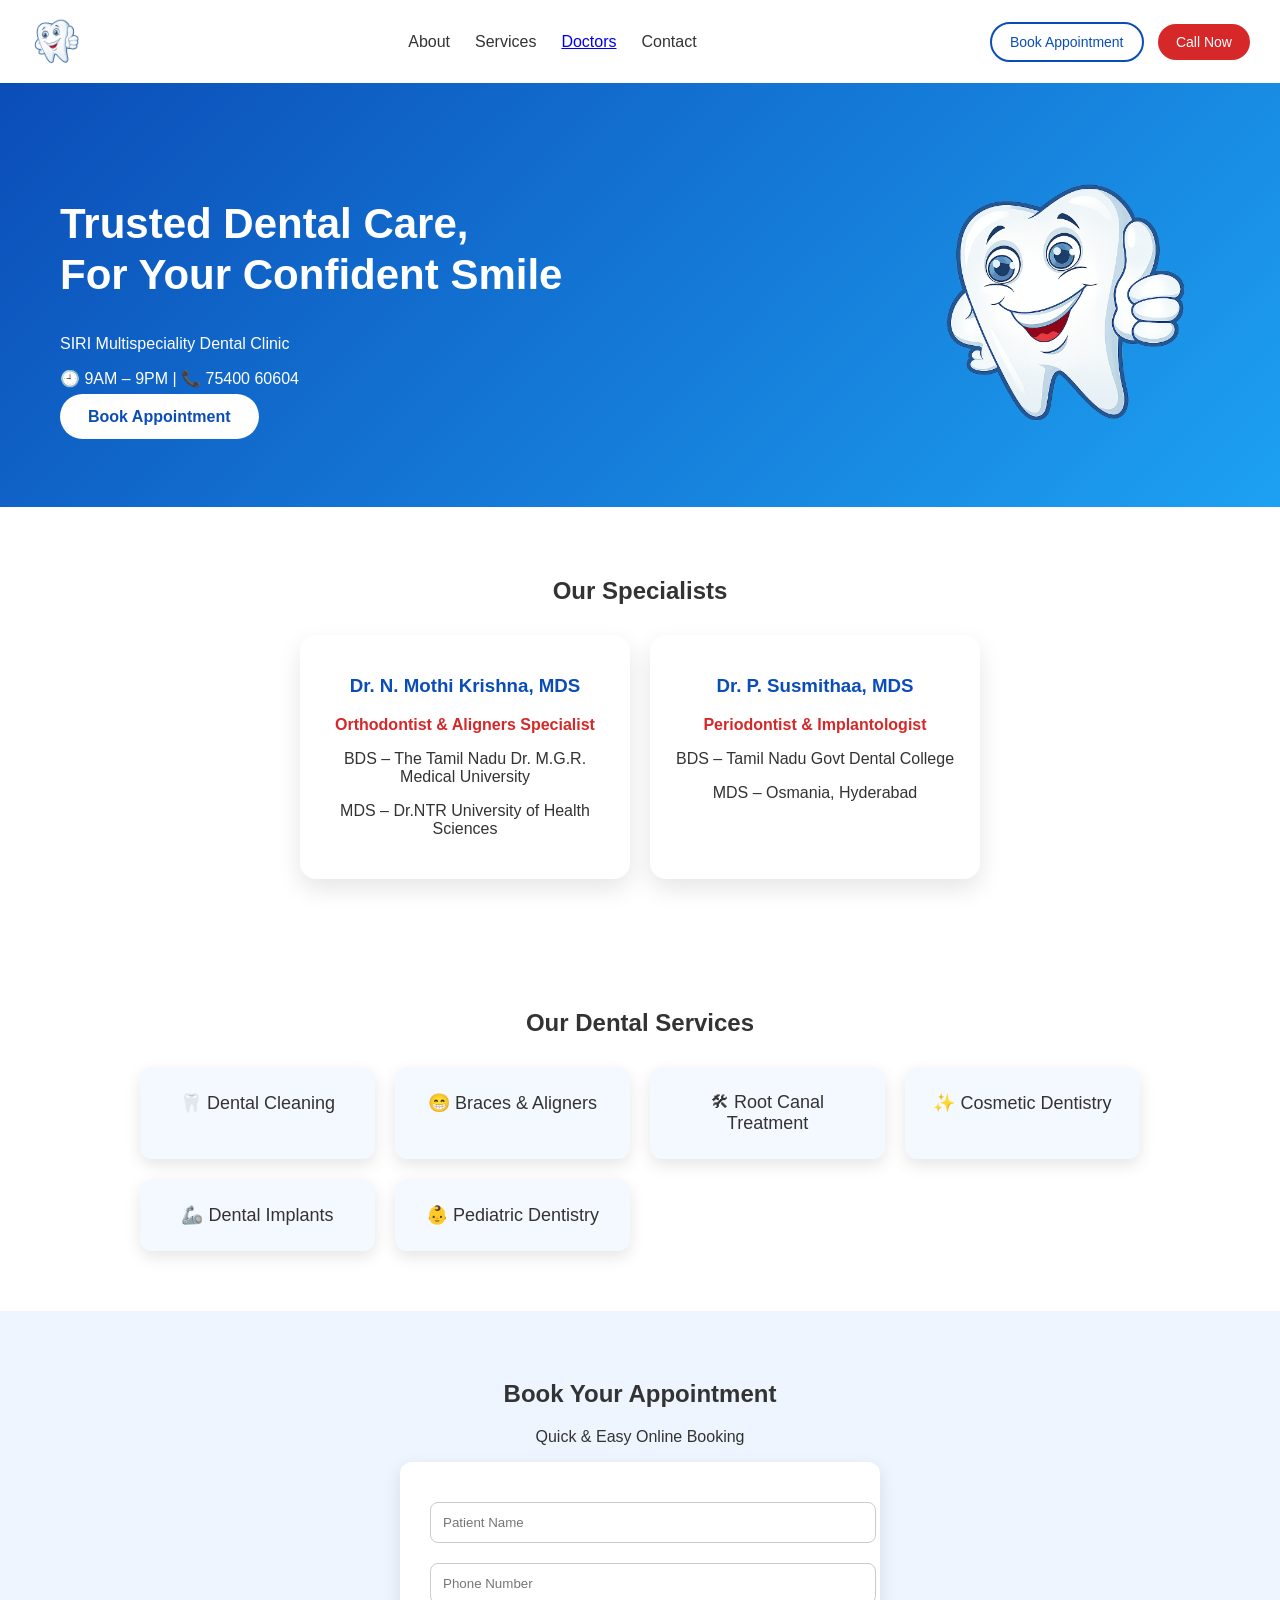
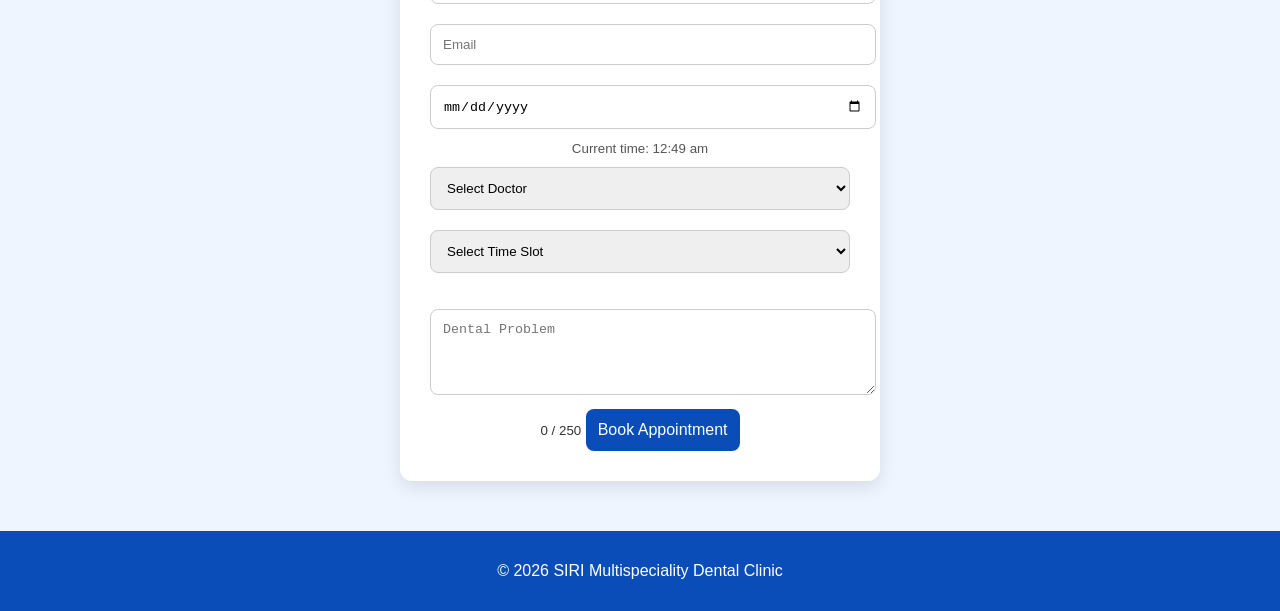
<file: index.html>
<!DOCTYPE html>
<html lang="en">
<head>
    <meta charset="UTF-8">
    <title>SIRI Multispeciality Dental Clinic</title>
    <link rel="stylesheet" href="/style.css">
</head>
<body>

    <nav class="navbar">
    <div class="nav-left">
        <img src="/assets/teeth_4.png" class="nav-logo">
    </div>

    <ul class="nav-menu">
        <li>About</li>
        <li>Services</li>
        <li><a href="/doctors.html">Doctors</a></li>

        <li>Contact</li>
    </ul>

    <div class="nav-actions">
        <a href="#booking" class="btn-outline">Book Appointment</a>
        <a href="tel:7540060604" class="btn-emergency">Call Now</a>
    </div>
</nav>


<section class="hero-banner">
    <div class="hero-text">
        <h1>Trusted Dental Care,<br>For Your Confident Smile</h1>
        <p>SIRI Multispeciality Dental Clinic</p>
        <p class="hero-sub">
            🕘 9AM – 9PM | 📞 75400 60604
        </p>
        <a href="#booking" class="hero-btn">Book Appointment</a>
    </div>

    <div class="hero-image">
        <img src="/assets/teeth_4.png">
    </div>
</section>



<section class="doctors">
    <h2>Our Specialists</h2>

    <div class="doctor-cards">
        <div class="doctor-card">
            <h3>Dr. N. Mothi Krishna, MDS</h3>
            <p class="speciality">Orthodontist & Aligners Specialist</p>
            <p>BDS – The Tamil Nadu Dr. M.G.R. Medical University</p>
            <p>MDS – Dr.NTR University of Health Sciences</p>
        </div>

        <div class="doctor-card">
            <h3>Dr. P. Susmithaa, MDS</h3>
            <p class="speciality">Periodontist & Implantologist</p>
            <p>BDS – Tamil Nadu Govt Dental College</p>
            <p>MDS – Osmania, Hyderabad</p>
        </div>
    </div>
</section>

<section class="services">
    <h2>Our Dental Services</h2>

    <div class="service-grid">
        <div class="service-card">🦷 Dental Cleaning</div>
        <div class="service-card">😁 Braces & Aligners</div>
        <div class="service-card">🛠 Root Canal Treatment</div>
        <div class="service-card">✨ Cosmetic Dentistry</div>
        <div class="service-card">🦾 Dental Implants</div>
        <div class="service-card">👶 Pediatric Dentistry</div>
    </div>
</section>



<section id="booking" class="booking">
    <h2>Book Your Appointment</h2>
    <p>Quick & Easy Online Booking</p>
    <form id="appointmentForm">
        <input type="text" id="name" placeholder="Patient Name" required>
        <!-- <input type="tel" id="phone" placeholder="Phone Number" required> -->

        <input type="tel" id="phone" placeholder="Phone Number" required pattern="[0-9]{10}" maxlength="10" inputmode="numeric" 
         title="Please enter a valid 10-digit mobile number">

        <input type="email" id="email" placeholder="Email" required>

        <input type="date" id="date" required>
        <small id="currentTime" style="color:#555;"></small>
        <select id="doctor" required>
        <option value="">Select Doctor</option>
        <option value="Dr. N. Mothi Krishna">Dr. N. Mothi Krishna</option>
        <option value="Dr. P. Susmithaa">Dr. P. Susmithaa</option>
        
        </select>

      <select id="timeSlot" required>
  <option value="">Select Time Slot</option>
</select>

<p id="slotMessage" style="color:red; margin-top:8px;"></p>


        <textarea id="problem" placeholder="Dental Problem" maxlength="250"
  rows="4"></textarea>
  <small id="charCount">0 / 250</small>


        <button type="submit" id="bookBtn">
  <span id="btnText">Book Appointment</span>
  <span id="btnLoader" style="display:none;">⏳ Booking...</span>
</button>

    </form>
    
</section>


<footer>
    <p>© 2026 SIRI Multispeciality Dental Clinic</p>
</footer>

<script src="/booking.js"></script>
<script>
const ALL_SLOTS = [
  "09:00 AM","09:30 AM","10:00 AM","10:30 AM",
  "11:00 AM","11:30 AM","12:00 PM","12:30 PM",
  "01:00 PM","01:30 PM","02:00 PM","02:30 PM",
  "03:00 PM","03:30 PM","04:00 PM","04:30 PM",
  "05:00 PM","05:30 PM","06:00 PM","06:30 PM",
  "07:00 PM","07:30 PM","08:00 PM","08:30 PM"
];
</script>



<script>
  const doctorSelect = document.getElementById("doctor");
  const dateInput = document.getElementById("date");
  const timeSlotSelect = document.getElementById("timeSlot");
  const slotMessage = document.getElementById("slotMessage");

  async function loadSlots() {
  const doctor = doctorSelect.value;
  const date = dateInput.value;

  if (!doctor || !date) return;

  timeSlotSelect.innerHTML = '<option value="">Loading...</option>';
  slotMessage.textContent = "";

  try {
    const res = await fetch(
      `https://siri-dental-clinic.onrender.com/api/appointments/availability?doctor=${encodeURIComponent(doctor)}&date=${date}`
    );

    const data = await res.json();

    timeSlotSelect.innerHTML = '<option value="">Select Time Slot</option>';

    const today = new Date().toISOString().split("T")[0];
    const currentMinutes = getCurrentMinutes();

    ALL_SLOTS.forEach(slot => {
      if (data.bookedSlots.includes(slot)) return;

      if (date === today && timeToMinutes(slot) <= currentMinutes) return;

      const option = document.createElement("option");
      option.value = slot;
      option.textContent = slot;
      timeSlotSelect.appendChild(option);
    });

    if (timeSlotSelect.options.length === 1) {
      slotMessage.textContent = "No slots available. Try another doctor/date.";
    }

  } catch (err) {
    console.error(err);
    slotMessage.textContent = "Unable to load time slots. Try again.";
  }
}


  doctorSelect.addEventListener("change", loadSlots);
  dateInput.addEventListener("change", loadSlots);

  function timeToMinutes(timeStr) {
  const [time, period] = timeStr.split(" ");
  let [hours, minutes] = time.split(":").map(Number);

  if (period === "PM" && hours !== 12) hours += 12;
  if (period === "AM" && hours === 12) hours = 0;

  return hours * 60 + minutes;
}

function getCurrentMinutes() {
  const now = new Date();
  return now.getHours() * 60 + now.getMinutes();
}

function updateCurrentTime() {
  const now = new Date();
  document.getElementById("currentTime").textContent =
    "Current time: " + now.toLocaleTimeString("en-IN", {
      hour: "2-digit",
      minute: "2-digit",
      hour12: true
    });
}

updateCurrentTime();
setInterval(updateCurrentTime, 60000);

</script>
<script>
const form = document.getElementById("appointmentForm");
form.addEventListener("submit", async (e) => {
  console.log("🚀 Submit button clicked");
  e.preventDefault();

  const bookBtn = document.getElementById("bookBtn");
  const btnText = document.getElementById("btnText");
  const btnLoader = document.getElementById("btnLoader");

  // 🔒 Disable button & show loader
  bookBtn.disabled = true;
  btnText.style.display = "none";
  btnLoader.style.display = "inline";

  // ✅ IMPORTANT: create formData properly
  const formData = {
    patientName: document.getElementById("name").value.trim(),
    phone: document.getElementById("phone").value.trim(),
    email: document.getElementById("email").value.trim(),
    doctor: doctorSelect.value,
    date: dateInput.value,
    timeSlot: timeSlotSelect.value,
    problem: document.getElementById("problem").value.trim()
  };
  console.log("📦 Form data:", formData);
  try {
    const response = await fetch("https://siri-dental-clinic.onrender.com/api/appointments", {
      method: "POST",
      headers: { "Content-Type": "application/json" },
      body: JSON.stringify(formData)
    });

    if (!response.ok) {
      throw new Error("Booking failed");
    }

    alert("Appointment booked successfully!");

    // OPTIONAL: reset form
    form.reset();
    bookBtn.disabled = false;
    btnText.style.display = "inline";
    btnLoader.style.display = "none";

  } catch (error) {
    alert("Something went wrong. Please try again.");

    // 🔓 Re-enable button on failure
    bookBtn.disabled = false;
    btnText.style.display = "inline";
    btnLoader.style.display = "none";
  }
});
</script>

<script>
  const date_Input = document.getElementById("date");

  const today = new Date();
  const yyyy = today.getFullYear();
  const mm = String(today.getMonth() + 1).padStart(2, "0");
  const dd = String(today.getDate()).padStart(2, "0");

  date_Input.min = `${yyyy}-${mm}-${dd}`;
</script>


<script>
  const problemInput = document.getElementById("problem");
  const charCount = document.getElementById("charCount");

  problemInput.addEventListener("input", () => {
    charCount.textContent = `${problemInput.value.length} / 250`;
  });
</script>



</body>
</html>
</file>
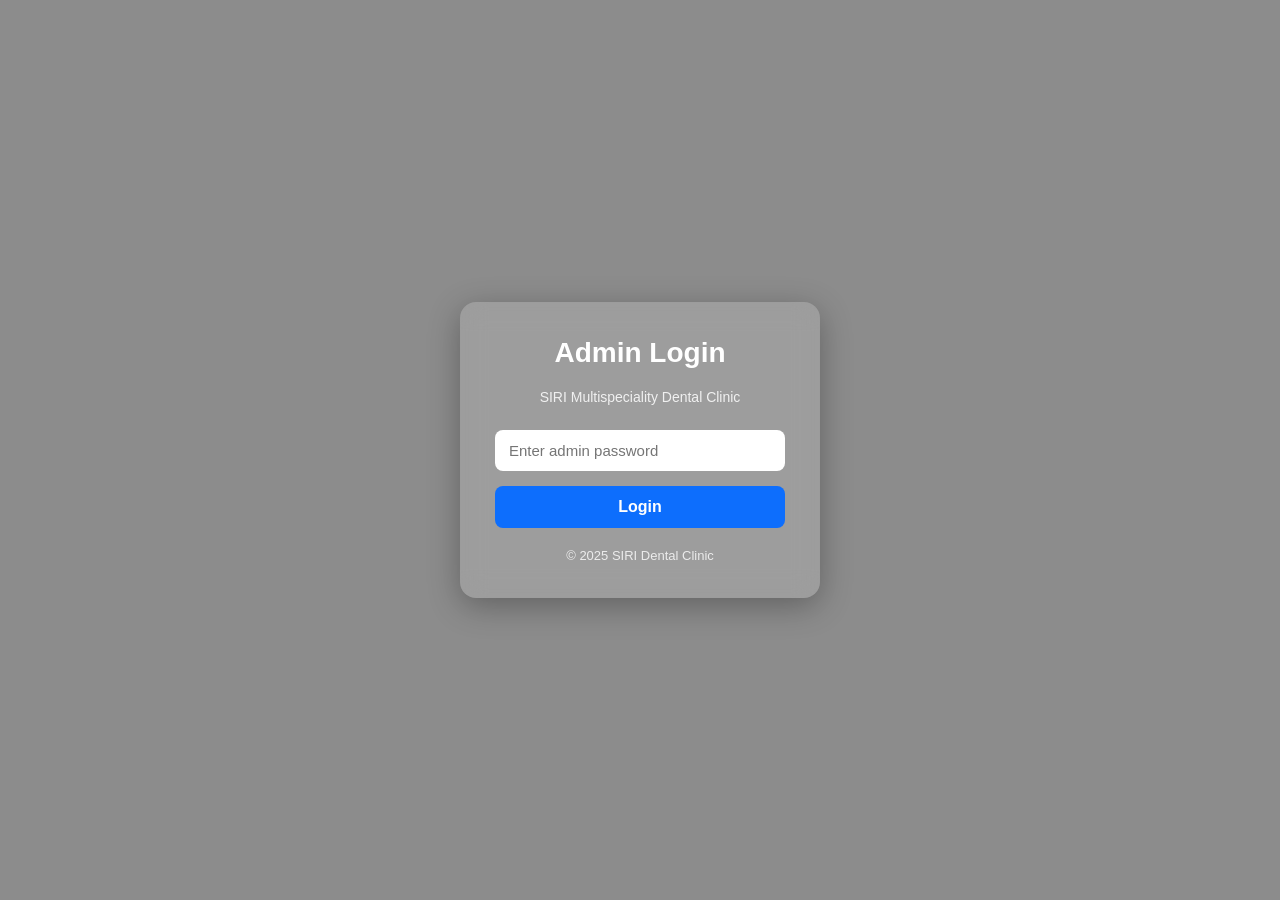
<file: admin-login.html>
<!DOCTYPE html>
<html lang="en">
<head>
  <meta charset="UTF-8">
  <title>Admin Login | SIRI Dental Clinic</title>
  <meta name="viewport" content="width=device-width, initial-scale=1.0">

  <style>
    * {
      margin: 0;
      padding: 0;
      box-sizing: border-box;
      font-family: "Segoe UI", sans-serif;
    }

    body {
      height: 100vh;
      background: linear-gradient(
          rgba(0, 0, 0, 0.45),
          rgba(0, 0, 0, 0.45)
        ),
        url("https://images.unsplash.com/photo-1500530855697-b586d89ba3ee");
      background-size: cover;
      background-position: center;
      display: flex;
      align-items: center;
      justify-content: center;
    }

    .login-box {
      width: 360px;
      padding: 35px;
      border-radius: 16px;
      background: rgba(255, 255, 255, 0.15);
      backdrop-filter: blur(12px);
      box-shadow: 0 8px 32px rgba(0, 0, 0, 0.3);
      color: #fff;
      text-align: center;
    }

    .login-box h2 {
      margin-bottom: 20px;
      font-size: 28px;
      font-weight: 600;
    }

    .login-box p {
      font-size: 14px;
      margin-bottom: 25px;
      opacity: 0.85;
    }

    .login-box input {
      width: 100%;
      padding: 12px 14px;
      margin-bottom: 15px;
      border-radius: 8px;
      border: none;
      outline: none;
      font-size: 15px;
    }

    .login-box button {
      width: 100%;
      padding: 12px;
      border-radius: 8px;
      border: none;
      background: #0d6efd;
      color: #fff;
      font-size: 16px;
      font-weight: 600;
      cursor: pointer;
      transition: 0.3s;
    }

    .login-box button:hover {
      background: #084298;
    }

    .error {
      margin-top: 12px;
      font-size: 14px;
      color: #ffcccc;
    }

    .brand {
      margin-top: 20px;
      font-size: 13px;
      opacity: 0.8;
    }
  </style>
</head>

<body>

  <div class="login-box">
    <h2>Admin Login</h2>
    <p>SIRI Multispeciality Dental Clinic</p>

    <input type="password" id="password" placeholder="Enter admin password" />

    <button onclick="login()">Login</button>

    <div id="error" class="error"></div>

    <div class="brand">© 2025 SIRI Dental Clinic</div>
  </div>

  <script src="admin-login.js"></script>
</body>
</html>
</file>
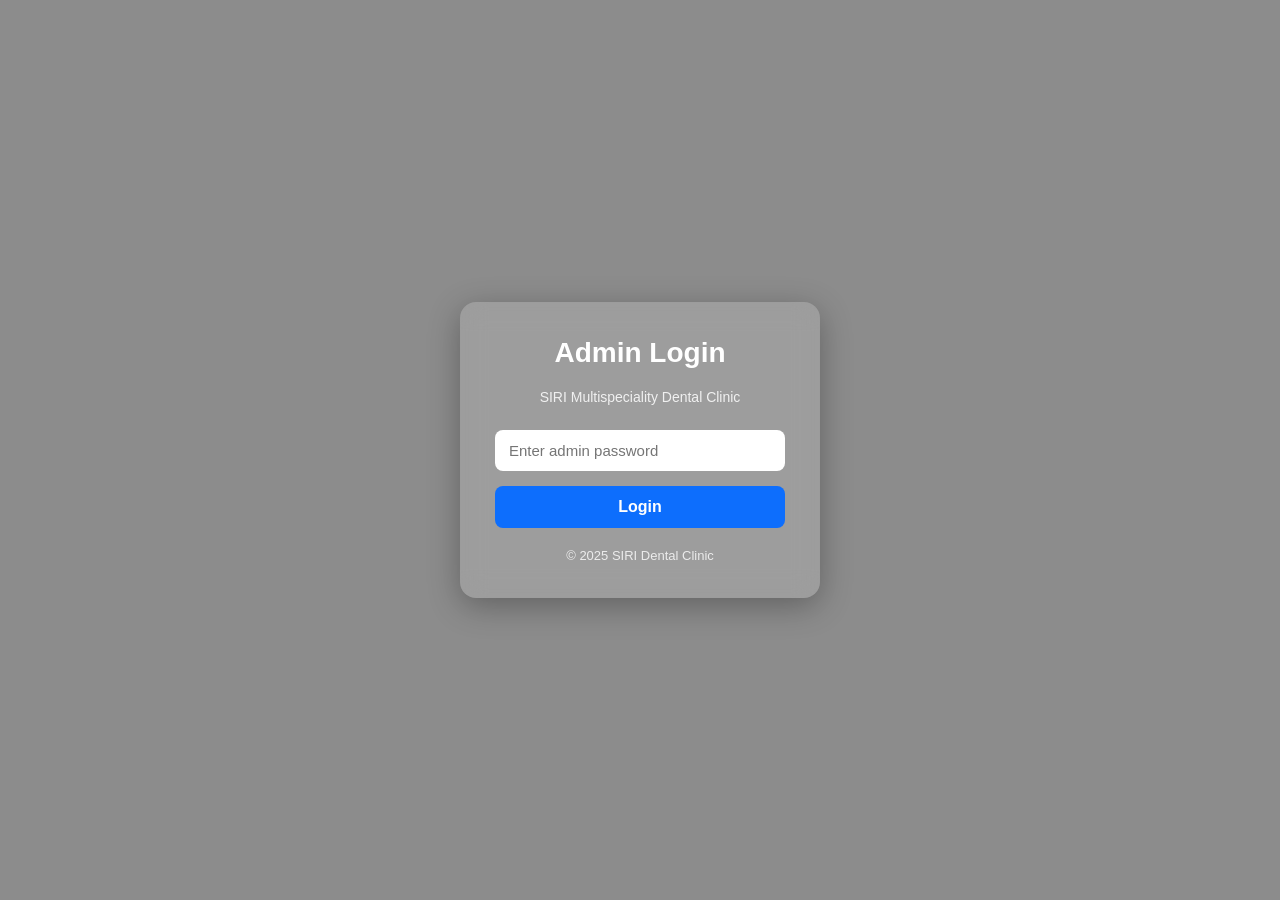
<file: admin.html>
<!DOCTYPE html>
<html lang="en">
<head>
  <meta charset="UTF-8">
  <title>Admin – Appointments</title>
  <style>
    body { font-family: Arial, sans-serif; padding: 20px; }
    table { width: 100%; border-collapse: collapse; margin-top: 20px; }
    th, td { border: 1px solid #ccc; padding: 8px; text-align: left; }
    th { background: #f0f0f0; }
    select, input { padding: 6px; margin-right: 10px; }
    
  </style>
</head>
<body>

  <h2>Appointments Dashboard</h2>

  <!-- Filters -->
  <label>
    Date:
    <input type="date" id="filterDate">
  </label>

  <label>
    Doctor:
    <select id="filterDoctor">
      <option value="">All Doctors</option>
      <option value="Dr. N. Mothi Krishna">Dr. N. Mothi Krishna</option>
      <option value="Dr. P. Susmithaa">Dr. P. Susmithaa</option>
    </select>
  </label>
  <button onclick="logout()">Logout</button>
  
  <button onclick="loadAppointments()">Search</button>

  <!-- Table -->
  <table>
    <thead>
      <tr>
        <th>Patient</th>
        <th>Phone</th>
        <th>Doctor</th>
        <th>Date</th>
        <th>Time</th>
        <th>Problem</th>
        <th>Action</th>

      </tr>
    </thead>
    <tbody id="appointmentsTable">
      <tr><td colspan="6">Loading...</td></tr>
    </tbody>
  </table>



  <script>
    if (!localStorage.getItem("adminLoggedIn")) {
  window.location.href = "admin-login.html";
}
    async function loadAppointments() {
      const date = document.getElementById("filterDate").value;
      const doctor = document.getElementById("filterDoctor").value;

      let url = "https://siri-dental-clinic.onrender.com/api/appointments";
      const params = [];

      if (date) params.push(`date=${date}`);
      if (doctor) params.push(`doctor=${encodeURIComponent(doctor)}`);

      if (params.length) url += "?" + params.join("&");

      const res = await fetch(url);
      const data = await res.json();

      const table = document.getElementById("appointmentsTable");
      table.innerHTML = "";

      if (data.length === 0) {
        table.innerHTML = "<tr><td colspan='6'>No appointments found</td></tr>";
        return;
      }

      data.forEach(a => {
        const row = `
  <tr>
    <td>${a.patientName}</td>
    <td>${a.phone}</td>
    <td>${a.doctor}</td>
    <td>${formatIndianDate(a.date)}</td>
    <td>${a.timeSlot}</td>
    <td>${a.problem || "-"}</td>
    <td>
      <button onclick="cancelAppointment('${a._id}')"
        style="background:red;color:white;border:none;padding:5px 8px;cursor:pointer;">
        Cancel
      </button>
    </td>
  </tr>
`;
      
        
        table.innerHTML += row;
      });
      
  function formatIndianDate(dateStr) {
    const [year, month, day] = dateStr.split("-");
    return `${day}-${month}-${year}`;
  }


      
    }
    

  


    loadAppointments();
  </script>

  <script>
  async function cancelAppointment(id) {
    const confirmCancel = confirm("Are you sure you want to cancel this appointment?");
    if (!confirmCancel) return;

    const res = await fetch(`https://siri-dental-clinic.onrender.com/api/appointments/${id}`, {
      method: "DELETE"
    });

    if (res.ok) {
      alert("Appointment cancelled");
      loadAppointments(); // refresh table
    } else {
      alert("Failed to cancel appointment");
    }
  }

function logout() {
  localStorage.removeItem("adminLoggedIn");
  window.location.href = "admin-login.html";
}

</script>



</body>
</html>
</file>
<file: style.css>
body {
    margin: 0;
    font-family: 'Segoe UI', sans-serif;
    background: #f4f8fb;
    color: #333;
}

/* HERO */
.hero {
    background: linear-gradient(135deg, #0B4DB8, #1DA1F2);
    padding: 60px 20px;
    color: white;
    text-align: center;
}

.hero-logo {
    height: 90px;
}

.hero h1 {
    margin: 15px 0 5px;
    font-size: 32px;
}

.hero-info {
    margin: 10px 0 20px;
    font-size: 14px;
}

.cta-btn {
    background: white;
    color: #0B4DB8;
    padding: 12px 25px;
    border-radius: 30px;
    text-decoration: none;
    font-weight: bold;
    box-shadow: 0 4px 12px rgba(0,0,0,0.2);
}

/* DOCTORS */
.doctors {
    padding: 50px 20px;
    background: white;
    text-align: center;
}

.doctors h2 {
    margin-bottom: 30px;
}

.doctor-cards {
    display: flex;
    gap: 20px;
    justify-content: center;
    flex-wrap: wrap;
}

.doctor-card {
    background: #f9fbfd;
    padding: 25px;
    width: 280px;
    border-radius: 12px;
    box-shadow: 0 6px 18px rgba(0,0,0,0.1);
}

.speciality {
    color: #D62828;
    font-weight: bold;
}

/* BOOKING */
.booking {
    background: #eef5ff;
    padding: 50px 20px;
    text-align: center;
}

.booking form {
    max-width: 420px;
    margin: auto;
    background: white;
    padding: 30px;
    border-radius: 12px;
    box-shadow: 0 6px 18px rgba(0,0,0,0.1);
}

.booking input,
.booking select,
.booking textarea {
    width: 100%;
    padding: 12px;
    margin: 10px 0;
    border-radius: 8px;
    border: 1px solid #ccc;
}

.booking button {
    background: #0B4DB8;
    color: white;
    padding: 12px;
    border: none;
    border-radius: 8px;
    font-size: 16px;
    cursor: pointer;
}

/* FOOTER */
footer {
    background: #0B4DB8;
    color: white;
    text-align: center;
    padding: 15px;
}
.navbar {
    display: flex;
    justify-content: space-between;
    align-items: center;
    padding: 12px 30px;
    background: white;
    box-shadow: 0 2px 10px rgba(0,0,0,0.08);
}

.nav-logo {
    height: 55px;
}

.nav-menu {
    list-style: none;
    display: flex;
    gap: 25px;
}

.nav-menu li {
    cursor: pointer;
    font-weight: 500;
}

.nav-actions a {
    margin-left: 10px;
    padding: 10px 18px;
    border-radius: 25px;
    text-decoration: none;
    font-size: 14px;
}

.btn-outline {
    border: 2px solid #0B4DB8;
    color: #0B4DB8;
}

.btn-emergency {
    background: #D62828;
    color: white;
}

.hero-banner {
    display: flex;
    justify-content: space-between;
    align-items: center;
    padding: 60px;
    background: linear-gradient(135deg, #0B4DB8, #1DA1F2);
    color: white;
}

.hero-text h1 {
    font-size: 42px;
    line-height: 1.2;
}

.hero-sub {
    margin: 10px 0 20px;
}

.hero-btn {
    background: white;
    color: #0B4DB8;
    padding: 14px 28px;
    border-radius: 30px;
    text-decoration: none;
    font-weight: bold;
}

.hero-image img {
    width: 300px;
}
@media (max-width: 768px) {

    .navbar {
        flex-direction: column;
        gap: 10px;
    }

    .nav-menu {
        flex-wrap: wrap;
        justify-content: center;
    }

    .hero-banner {
        flex-direction: column;
        text-align: center;
    }

    .hero-image img {
        width: 200px;
        margin-top: 20px;
    }

    .doctor-cards {
        flex-direction: column;
        align-items: center;
    }
}
.services {
    padding: 60px 20px;
    background: #ffffff;
    text-align: center;
}

.services h2 {
    margin-bottom: 30px;
}

.service-grid {
    display: grid;
    grid-template-columns: repeat(auto-fit, minmax(220px, 1fr));
    gap: 20px;
    max-width: 1000px;
    margin: auto;
}

.service-card {
    background: #f4f8ff;
    padding: 25px;
    border-radius: 12px;
    font-size: 18px;
    box-shadow: 0 6px 16px rgba(0,0,0,0.1);
    transition: transform 0.3s;
}

.service-card:hover {
    transform: translateY(-5px);
}
/* Doctors Page */
.doctor-profile {
    padding: 80px 20px;
    background: #ffffff;
}

.doctor-container {
    max-width: 1100px;
    margin: auto;
    display: flex;
    gap: 50px;
    align-items: flex-start;
}

.doctor-image img {
    width: 260px;
    border-radius: 16px;
    box-shadow: 0 12px 30px rgba(0,0,0,0.15);
}

.doctor-details h1 {
    font-size: 34px;
    margin-bottom: 5px;
    color: #0B4DB8;
}

.doctor-details h3 {
    color: #0aa6a6;
    margin-bottom: 15px;
}

.qualification,
.experience {
    font-weight: 500;
    margin-bottom: 10px;
}

.about-doctor {
    margin: 20px 0;
    line-height: 1.6;
    color: #444;
}

.doctor-info-grid {
    display: grid;
    grid-template-columns: 1fr 1fr;
    gap: 40px;
    margin-top: 30px;
}

.doctor-info-grid h4 {
    color: #0B4DB8;
    margin-bottom: 10px;
}

.doctor-info-grid ul {
    padding-left: 18px;
}

.doctor-info-grid li {
    margin-bottom: 8px;
}

.doctor-cta {
    display: inline-block;
    margin-top: 40px;
    background: #0aa6a6;
    color: white;
    padding: 14px 28px;
    border-radius: 10px;
    text-decoration: none;
    font-weight: bold;
}
@media (max-width: 768px) {
    .doctor-container {
        flex-direction: column;
        align-items: center;
        text-align: center;
    }

    .doctor-info-grid {
        grid-template-columns: 1fr;
    }
}
.doctor-divider {
    margin: 80px auto;
    max-width: 1000px;
    border: none;
    height: 1px;
    background: #e0e0e0;
}
.doctor-listing {
    padding: 80px 20px;
    background: #f4f8ff;
    text-align: center;
}

.doctor-cards-grid {
    display: grid;
    grid-template-columns: repeat(auto-fit, minmax(260px, 1fr));
    gap: 30px;
    max-width: 1000px;
    margin: auto;
}

.doctor-card {
    background: white;
    padding: 25px;
    border-radius: 16px;
    box-shadow: 0 10px 25px rgba(0,0,0,0.1);
}

.doctor-card img {
    width: 100%;
    height: 260px;
    object-fit: cover;
    border-radius: 12px;
}

.doctor-card h3 {
    margin-top: 15px;
    color: #0B4DB8;
}

.card-actions {
    margin-top: 20px;
    display: flex;
    gap: 10px;
    justify-content: center;
}

.btn-primary {
    background: #0aa6a6;
    color: white;
    padding: 10px 18px;
    border-radius: 8px;
    text-decoration: none;
    font-size: 14px;
}

.btn-outline {
    border: 2px solid #0B4DB8;
    color: #0B4DB8;
    padding: 10px 18px;
    border-radius: 8px;
    text-decoration: none;
    font-size: 14px;
}
</file>
